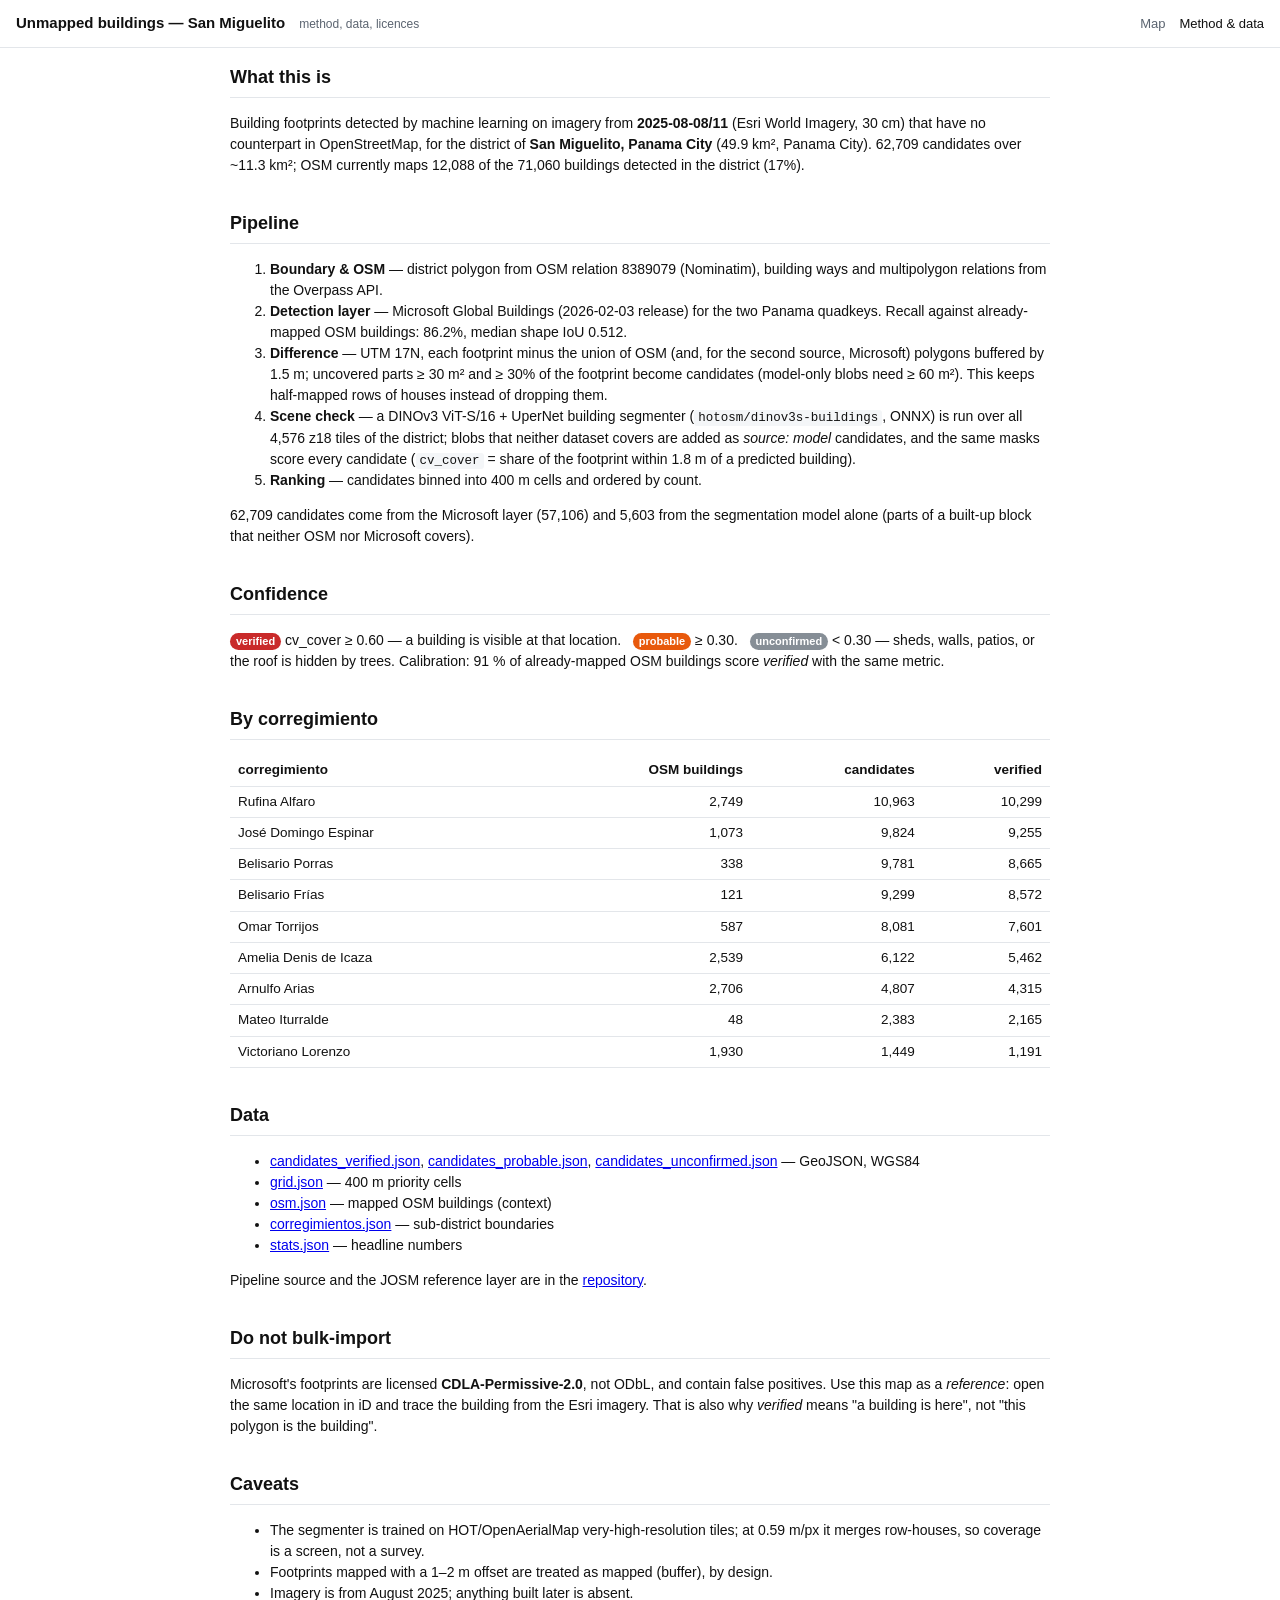
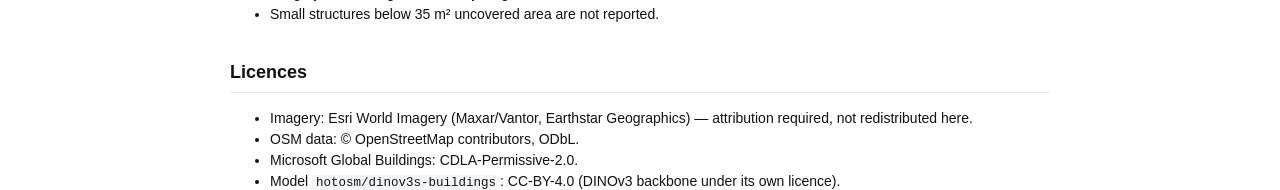
<file: docs/about.html>
<!doctype html><html lang="en"><head><meta charset="utf-8">
<title>Method &amp; data · San Miguelito building footprints</title>
<meta name="viewport" content="width=device-width,initial-scale=1">
<link rel="icon" href="data:image/svg+xml,%3Csvg xmlns='http://www.w3.org/2000/svg' viewBox='0 0 32 32'%3E%3Crect width='32' height='32' rx='6' fill='%23c92a2a'/%3E%3Cpath d='M9 23V11l7-4 7 4v12h-5v-6h-4v6z' fill='white'/%3E%3C/svg%3E">
<link rel="stylesheet" href="assets/style.css"></head><body>
<header><h1>Unmapped buildings — San Miguelito</h1>
<span class="meta">method, data, licences</span>
<nav><a href="index.html">Map</a><a class="on" href="about.html">Method &amp; data</a></nav></header>
<main>
<h2>What this is</h2>
<p>Building footprints detected by machine learning on imagery from
<b>2025-08-08/11</b> (Esri World Imagery, 30 cm) that have no counterpart in
OpenStreetMap, for the district of <b>San Miguelito, Panama City</b> (49.9 km², Panama City).
62,709 candidates over ~11.3 km²; OSM currently
maps 12,088 of the 71,060 buildings detected in the
district (17%).</p>

<h2>Pipeline</h2>
<ol>
<li><b>Boundary &amp; OSM</b> — district polygon from OSM relation 8389079 (Nominatim),
building ways and multipolygon relations from the Overpass API.</li>
<li><b>Detection layer</b> — Microsoft Global Buildings (2026-02-03 release) for the two
Panama quadkeys. Recall against already-mapped OSM buildings:
86.2%, median shape IoU 0.512.</li>
<li><b>Difference</b> — UTM 17N, each footprint minus the union of OSM (and, for the
second source, Microsoft) polygons buffered by 1.5 m; uncovered parts
≥ 30 m² and ≥ 30% of the footprint become candidates
(model-only blobs need ≥ 60 m²). This keeps half-mapped rows of houses
instead of dropping them.</li>
<li><b>Scene check</b> — a DINOv3 ViT-S/16 + UperNet building segmenter
(<code>hotosm/dinov3s-buildings</code>, ONNX) is run over all
4,576 z18 tiles of the district; blobs that neither dataset covers are added as
<em>source: model</em> candidates, and the same masks score every candidate
(<code>cv_cover</code> = share of the footprint within 1.8 m of a predicted building).</li>
<li><b>Ranking</b> — candidates binned into 400 m cells and ordered by count.</li>
</ol>

<p>62,709 candidates come from the Microsoft layer
(57,106) and 5,603 from the
segmentation model alone (parts of a built-up block that neither OSM nor Microsoft
covers).</p>

<h2>Confidence</h2>
<p><span class="pill" style="background:#c92a2a">verified</span> cv_cover ≥ 0.60 —
a building is visible at that location. &nbsp;
<span class="pill" style="background:#e8590c">probable</span> ≥ 0.30. &nbsp;
<span class="pill" style="background:#868e96">unconfirmed</span> &lt; 0.30 — sheds,
walls, patios, or the roof is hidden by trees. Calibration: 91 % of already-mapped
OSM buildings score <em>verified</em> with the same metric.</p>

<h2>By corregimiento</h2>
<table><thead><tr><th>corregimiento</th><th class=n>OSM buildings</th>
<th class=n>candidates</th><th class=n>verified</th></tr></thead>
<tbody><tr><td>Rufina Alfaro</td><td class=n>2,749</td><td class=n>10,963</td><td class=n>10,299</td></tr>
<tr><td>José Domingo Espinar</td><td class=n>1,073</td><td class=n>9,824</td><td class=n>9,255</td></tr>
<tr><td>Belisario Porras</td><td class=n>338</td><td class=n>9,781</td><td class=n>8,665</td></tr>
<tr><td>Belisario Frías</td><td class=n>121</td><td class=n>9,299</td><td class=n>8,572</td></tr>
<tr><td>Omar Torrijos</td><td class=n>587</td><td class=n>8,081</td><td class=n>7,601</td></tr>
<tr><td>Amelia Denis de Icaza</td><td class=n>2,539</td><td class=n>6,122</td><td class=n>5,462</td></tr>
<tr><td>Arnulfo Arias</td><td class=n>2,706</td><td class=n>4,807</td><td class=n>4,315</td></tr>
<tr><td>Mateo Iturralde</td><td class=n>48</td><td class=n>2,383</td><td class=n>2,165</td></tr>
<tr><td>Victoriano Lorenzo</td><td class=n>1,930</td><td class=n>1,449</td><td class=n>1,191</td></tr></tbody></table>

<h2>Data</h2>
<ul>
<li><a href="data/candidates_verified.json">candidates_verified.json</a>,
<a href="data/candidates_probable.json">candidates_probable.json</a>,
<a href="data/candidates_unconfirmed.json">candidates_unconfirmed.json</a> — GeoJSON, WGS84</li>
<li><a href="data/grid.json">grid.json</a> — 400 m priority cells</li>
<li><a href="data/osm.json">osm.json</a> — mapped OSM buildings (context)</li>
<li><a href="data/corregimientos.json">corregimientos.json</a> — sub-district boundaries</li>
<li><a href="data/stats.json">stats.json</a> — headline numbers</li>
</ul>
<p>Pipeline source and the JOSM reference layer are in the
<a href="https://github.com/ejrydhfs/san-miguelito-unmapped-buildings">repository</a>.</p>

<h2>Do not bulk-import</h2>
<p>Microsoft's footprints are licensed <b>CDLA-Permissive-2.0</b>, not ODbL, and contain
false positives. Use this map as a <em>reference</em>: open the same location in iD and
trace the building from the Esri imagery. That is also why <em>verified</em> means
"a building is here", not "this polygon is the building".</p>

<h2>Caveats</h2>
<ul>
<li>The segmenter is trained on HOT/OpenAerialMap very-high-resolution tiles; at
0.59 m/px it merges row-houses, so coverage is a screen, not a survey.</li>
<li>Footprints mapped with a 1–2 m offset are treated as mapped (buffer), by design.</li>
<li>Imagery is from August 2025; anything built later is absent.</li>
<li>Small structures below 35 m² uncovered area are not reported.</li>
</ul>

<h2>Licences</h2>
<ul>
<li>Imagery: Esri World Imagery (Maxar/Vantor, Earthstar Geographics) — attribution required, not redistributed here.</li>
<li>OSM data: © OpenStreetMap contributors, ODbL.</li>
<li>Microsoft Global Buildings: CDLA-Permissive-2.0.</li>
<li>Model <code>hotosm/dinov3s-buildings</code>: CC-BY-4.0 (DINOv3 backbone under its own licence).</li>
</ul>
</main></body></html>
</file>
<file: docs/assets/style.css>
:root{--bg:#fff;--fg:#111;--muted:#5b6470;--line:#e3e6ea;--accent:#c92a2a;
      --warn:#e8590c;--grey:#868e96;--osm:#1c7ed6;--violet:#6741d9}
*{box-sizing:border-box}
html,body{margin:0;height:100%;font:14px/1.5 -apple-system,BlinkMacSystemFont,"Segoe UI",Roboto,Helvetica,Arial,sans-serif;color:var(--fg)}
#map{position:fixed;top:48px;left:0;right:0;bottom:0}
header{position:fixed;top:0;left:0;right:0;height:48px;z-index:1100;background:#fff;
  border-bottom:1px solid var(--line);display:flex;align-items:center;gap:14px;padding:0 16px}
header h1{font-size:15px;margin:0;font-weight:650}
header .meta{color:var(--muted);font-size:12px}
header nav{margin-left:auto;display:flex;gap:14px;font-size:13px}
header a{color:var(--muted);text-decoration:none}
header a:hover,header a.on{color:var(--fg)}
#panel{position:fixed;top:64px;left:16px;width:320px;max-height:calc(100vh - 96px);
  overflow:auto;background:#fff;border:1px solid var(--line);border-radius:10px;
  z-index:1000;padding:14px;box-shadow:0 2px 14px #00000014}
#panel h2{font-size:13px;text-transform:uppercase;letter-spacing:.04em;color:var(--muted);margin:0 0 8px}
.kpis{display:grid;grid-template-columns:1fr auto;gap:2px 8px;margin-bottom:14px;font-size:13px}
.kpis b{font-variant-numeric:tabular-nums;font-weight:600}
.kpis .big{font-size:20px}
label.row{display:flex;align-items:center;gap:7px;margin:5px 0;cursor:pointer;font-size:13px}
.sw{width:11px;height:11px;border-radius:2px;flex:0 0 auto}
.cell{display:flex;justify-content:space-between;padding:3px 5px;border-radius:4px;cursor:pointer;font-variant-numeric:tabular-nums}
.cell:hover{background:#f2f5ff}
.note{color:var(--muted);font-size:11.5px;border-top:1px solid var(--line);padding-top:8px;margin-top:10px}
.note a{color:#0b62c4}
.leaflet-popup-content{font-size:12.5px;line-height:1.45}
.pill{display:inline-block;padding:0 6px;border-radius:9px;color:#fff;font-size:11px;font-weight:600}
main{margin:64px auto 40px;max-width:860px;padding:0 20px}
main h2{margin-top:34px;border-bottom:1px solid var(--line);padding-bottom:6px;font-size:18px}
table{border-collapse:collapse;width:100%;font-size:13.5px}
th,td{padding:5px 8px;border-bottom:1px solid var(--line);text-align:left}
td.n,th.n{text-align:right;font-variant-numeric:tabular-nums}
code{background:#f4f6f8;padding:1px 4px;border-radius:3px;font-size:12.5px}
@media(max-width:720px){#panel{width:auto;right:16px;max-height:52vh}main{margin-top:56px}}
</file>
